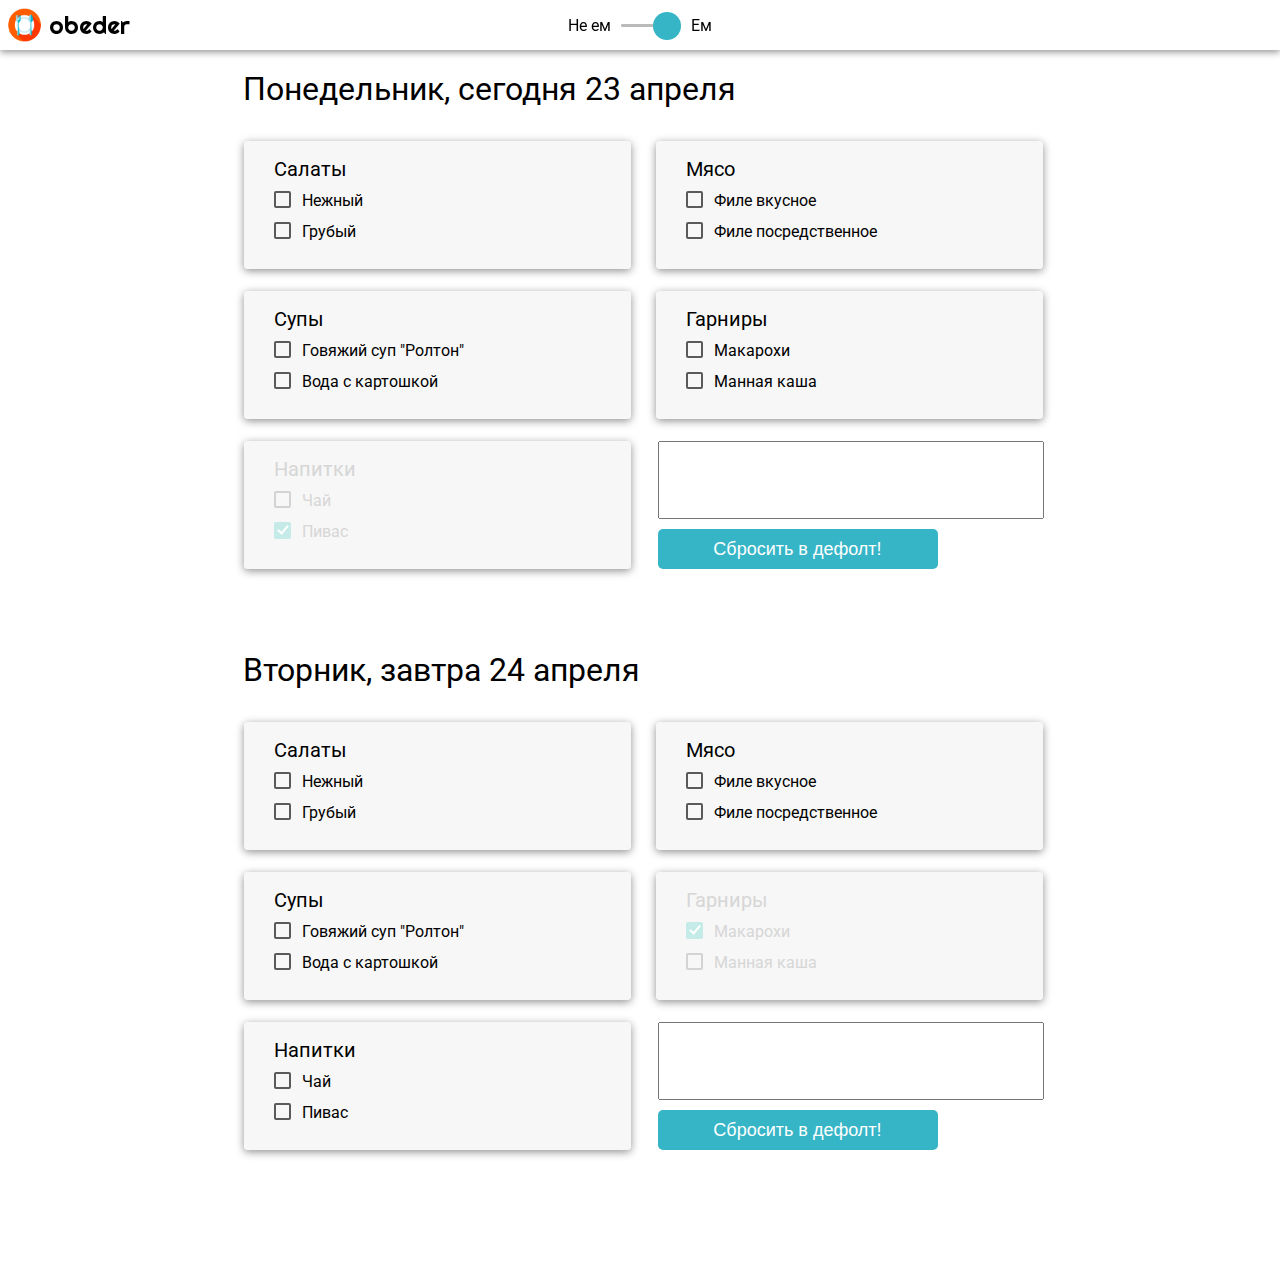
<file: main.html>
﻿<!DOCTYPE html>
<html>

<head>
	<title>OBEDER</title>
	<link rel="stylesheet" href="css/main.css" type="text/css" />
	<script src="js/main.js"></script>
	<link href="https://fonts.googleapis.com/css?family=Righteous|Roboto" rel="stylesheet">
	<meta name="viewport" content="width=device-width, initial-scale=1.0">
</head>

<body>
	<div class="root">
		<header class="header">
			<div class="logoGroup" onclick='location.href="index.html"'>
				<img src="img/logo.png" class="logo_pic">
				<div class="logo">obeder</div>
			</div>
			<div class="switch">
				<span class="text">Не ем</span>
				<label class="switch_top">
					<input class="checkbox_switch" type="checkbox" onclick="hide()" checked>
					<span class="slider_top"></span>
				</label>
				<span class="text">Ем</span>
			</div>
		</header>

		<div class="main" id="main" style='display: block'>
			<div class="day" id="day1">
				<h1 class="title" id="tfull"> Понедельник, сегодня 23 апреля </h1>
				<h1 class="title" id="tmobile"> Понедельник, 23 апреля </h1>
				<div class="eatings">
					<section class="food">
						<h2 class="food_title">Салаты</h2>
						<div class="food_position">
							<label class="container">Нежный
								<input type="radio" name="Mon1">
								<span class="checkmark" />
							</label>
						</div>
						<div class="food_position">
							<label class="container">Грубый
								<input type="radio" name="Mon1">
								<span class="checkmark" />
							</label>
						</div>
					</section>
					<section class="food">
						<h2 class="food_title">Мясо</h2>
						<div class="food_position">
							<label class="container">Филе вкусное
								<input type="radio" name="Mon2">
								<span class="checkmark" />
							</label>
						</div>
						<div class="food_position">
							<label class="container">Филе посредственное
								<input type="radio" name="Mon2">
								<span class="checkmark" />
							</label>
						</div>
					</section>
					<section class="food">
						<h2 class="food_title">Супы</h2>
						<div class="food_position">
							<label class="container">Говяжий суп "Ролтон"
								<input type="radio" name="Mon3">
								<span class="checkmark" />
							</label>
						</div>
						<div class="food_position">
							<label class="container">Вода с картошкой
								<input type="radio" name="Mon3">
								<span class="checkmark" />
							</label>
						</div>
					</section>
					<section class="food">
						<h2 class="food_title">Гарниры</h2>
						<div class="food_position">
							<label class="container">Макарохи
								<input type="radio" name="Mon4">
								<span class="checkmark" />
							</label>
						</div>
						<div class="food_position">
							<label class="container">Манная каша
								<input type="radio" name="Mon4">
								<span class="checkmark" />
							</label>
						</div>
					</section>
					<section class="food_disable">
						<h2 class="food_title">Напитки</h2>
						<div class="food_position">
							<label class="container">Чай
								<input type="radio" name="Mon5" disabled>
								<span class="checkmark" />
							</label>
						</div>
						<div class="food_position">
							<label class="container">Пивас
								<input type="radio" name="Mon5" disabled checked>
								<span class="checkmark" />
							</label>
						</div>
					</section>
					<section class="area_and_button">
						<textarea class="comment"></textarea>
						<button class="uncheck_button" onclick="uncheck('day1')">Сбросить в дефолт!</button>
					</section>
				</div>
			</div>

			<div class="day" id="day2">
				<h1 class="title" id="tfull"> Вторник, завтра 24 апреля </h1>
				<h1 class="title" id="tmobile"> Вторник, 24 апреля </h1>
				<div class="eatings">
					<section class="food">
						<h2 class="food_title">Салаты</h2>
						<div class="food_position">
							<label class="container">Нежный
								<input type="radio" name="Teu1">
								<span class="checkmark" />
							</label>
						</div>
						<div class="food_position">
							<label class="container">Грубый
								<input type="radio" name="Teu1">
								<span class="checkmark" />
							</label>
						</div>
					</section>
					<section class="food">
						<h2 class="food_title">Мясо</h2>
						<div class="food_position">
							<label class="container">Филе вкусное
								<input type="radio" name="Teu2">
								<span class="checkmark" />
							</label>
						</div>
						<div class="food_position">
							<label class="container">Филе посредственное
								<input type="radio" name="Teu2">
								<span class="checkmark" />
							</label>
						</div>
					</section>
					<section class="food">
						<h2 class="food_title">Супы</h2>
						<div class="food_position">
							<label class="container">Говяжий суп "Ролтон"
								<input type="radio" name="Teu3">
								<span class="checkmark" />
							</label>
						</div>
						<div class="food_position">
							<label class="container">Вода с картошкой
								<input type="radio" name="Teu3">
								<span class="checkmark" />
							</label>
						</div>
					</section>
					<section class="food_disable">
						<h2 class="food_title">Гарниры</h2>
						<div class="food_position">
							<label class="container">Макарохи
								<input type="radio" name="Teu4" disabled checked>
								<span class="checkmark" />
							</label>
						</div>
						<div class="food_position">
							<label class="container">Манная каша
								<input type="radio" name="Teu4" disabled>
								<span class="checkmark" />
							</label>
						</div>
					</section>
					<section class="food">
						<h2 class="food_title">Напитки</h2>
						<div class="food_position">
							<label class="container">Чай
								<input type="radio" name="Teu5">
								<span class="checkmark" />
							</label>
						</div>
						<div class="food_position">
							<label class="container">Пивас
								<input type="radio" name="Teu5">
								<span class="checkmark" />
							</label>
						</div>
					</section>
					<section class="area_and_button">
						<textarea class="comment"></textarea>
						<button class="uncheck_button" onclick="uncheck('day2')">Сбросить в дефолт!</button>
					</section>
				</div>
			</div>
		</div>
	</div>
</body>

</html>
</file>
<file: css/main.css>
﻿* {
    margin: 0;
    padding: 0;
}

.root { 
    display: flex; 
    flex-direction: column;
    align-items: center; 
 
    font-family: Roboto, sans-serif;
} 

.title {
    display: flex;
    margin: 0 15px 20px;
    font-size: 23px;
    font-weight: normal;
}

#tmobile {
    display: block;
}

#tfull {
    display: none;
}

.header {
    display: flex; 
    height: 50px; 
    position: fixed; 
    width: 100%; 
    box-shadow: 0px 2px 7px #909090;
    justify-content: center;
    background-color: white;
    z-index: 1;
}

.main {
    max-width: 1024px;
    margin: 50px 20px;
}

.logoGroup {
    display: none;
    position: absolute;
    left: 0;
    cursor: pointer;
}

.logo {	
	font-family: Righteous;
	font-size: 24px;
	align-self: center;
}

.logo_pic {
	height: 50px;
}

.day {
    margin-top: 20px;
}

.eatings {
    display: flex;
    flex-direction: column;
	margin-top:4%;
}

.food, .food_disable {
    margin: 0px 9px 17px 16px;
    box-shadow: 0px 2px 8px #909090;
    padding: 6px 5px;
    background-color: #f3f3f3a1;
    width: 300px;
    border-radius: 4px;
}

.food_disable{
    color: #d6d6d6;
}

.food_position {
    display: flex;
    margin-top: 0px;
    margin-bottom: 12px;
    padding-left: 25px;
}


.food_title {
    font-size: 20px;
	margin-bottom: 10px;
    margin-top: 10px;
    padding-left: 25px;
    font-weight: normal;
}

.comment {
    display: none;
	resize: none;
	height: 60%;
    width: 103%;
}

.area_and_button {
	display: flex;
	flex-direction: column;
    padding: 0 18px;

}

.uncheck_button {
    height: 40px;
    color: white;
    background-color: #36b5c7;
    border: none;
    font-size: 19px;
    margin-top: 0px;
    width: 103%;
    cursor: pointer;
    border-radius: 5px

}

.switch {
    display: flex;
    align-items: center;

}
.switch_top {
    position: relative;
    display: block;
    width: 60px;
    height: 3px;
    margin: 0 10px;
}

.switch_top input {
    display:none;
}

.slider_top {
    position: absolute;
    top: 0;
    left: 0;
    right: 0;
    bottom: 0;
    background-color: #ccc;
    transition: .4s;
    border-radius: 1px;
}

.slider_top:before {
    position: absolute;
    content: "";
    height: 22px;
    width: 22px;
    left: -3px;
    bottom: -13px;
    background-color: white;
    border: 3px solid #807e7f;
    transition: .4s;
    border-radius: 50%;
    cursor: pointer;
}

.checkbox_switch:checked + .slider_top {
    background-color: rgba(187, 187, 187, 1);;
}

.checkbox_switch:checked + .slider_top:before {
    -webkit-transform: translateX(35px);
}



.container {
    display: block;
    position: relative;
    padding-left: 28px;
    cursor: pointer;
    font-size: 16px;
    user-select: none;

}

.container input {
    position: absolute;
    display: none;
    cursor: pointer;
}

.checkmark {
    position: absolute;
    top: 0;
    left: 0;
    height: 13px;
    width: 13px;
    background-color: transparent;
    border: 2px solid #5a5a5a;
    border-radius: 2px;
}

.container input:checked + .checkmark {
    background-color: #26a69a;
    border: 2px solid #26a69a;

}
.container input[disabled='disabled']{
    background-color: red;
    border: 2px solid red;
}

.container input:disabled + .checkmark {
     background-color: transparent;
    border: 2px solid #d3d3d3;
}

.container input:disabled:checked + .checkmark {
    background-color: #c4ebe8;
    border: 2px solid #c4ebe8;
}

.checkmark:after {
    content: "";
    position: absolute;
    display: none;
}

.container input:checked + .checkmark:after {
    display: block;
}

.container .checkmark:after {
    left: 4px;
    top: -1px;
    width: 4px;
    height: 9px;
    border: solid white;
    border-width: 0 2px 2px 0;
    -webkit-transform: rotate(40deg);
    -ms-transform: rotate(40deg);
    transform: rotate(40deg);
}


@media screen and (min-width: 500px) {
     .logoGroup {
        display: flex;
    }

    .main {
        margin: 50px 10%;
    }

    .eatings {
        flex-direction: row;
        flex-wrap: wrap;
        max-width: 824px;
    }

    .food, .food_disable, .area_and_button {
        flex: 1 1 35%;
        max-width: 377px

    }
    .food, .food_disable {
        height: 116px;
        margin: 0px 9px 22px 16px;

    }


    .area_and_button {
         margin: 0;
    }

    .comment {
        height: 51%;
        margin: 0;
        width: 102%;
        display:block;

    }

    .day {
        margin-bottom: 60px;
    }
    .title{
        font-size: 32px;
        width: 500px;
        margin-left: 15px;

    }
    .uncheck_button {
    max-width: 280px;
    margin-top: 10px;
    font-size: 18px;

    }
   .slider_top:before {
        background-color: #36b5c7;
        border: 3px solid transparent;
    }

    #tmobile {
    display: none;
    }

    #tfull {
    display: block;
    }

}
</file>
